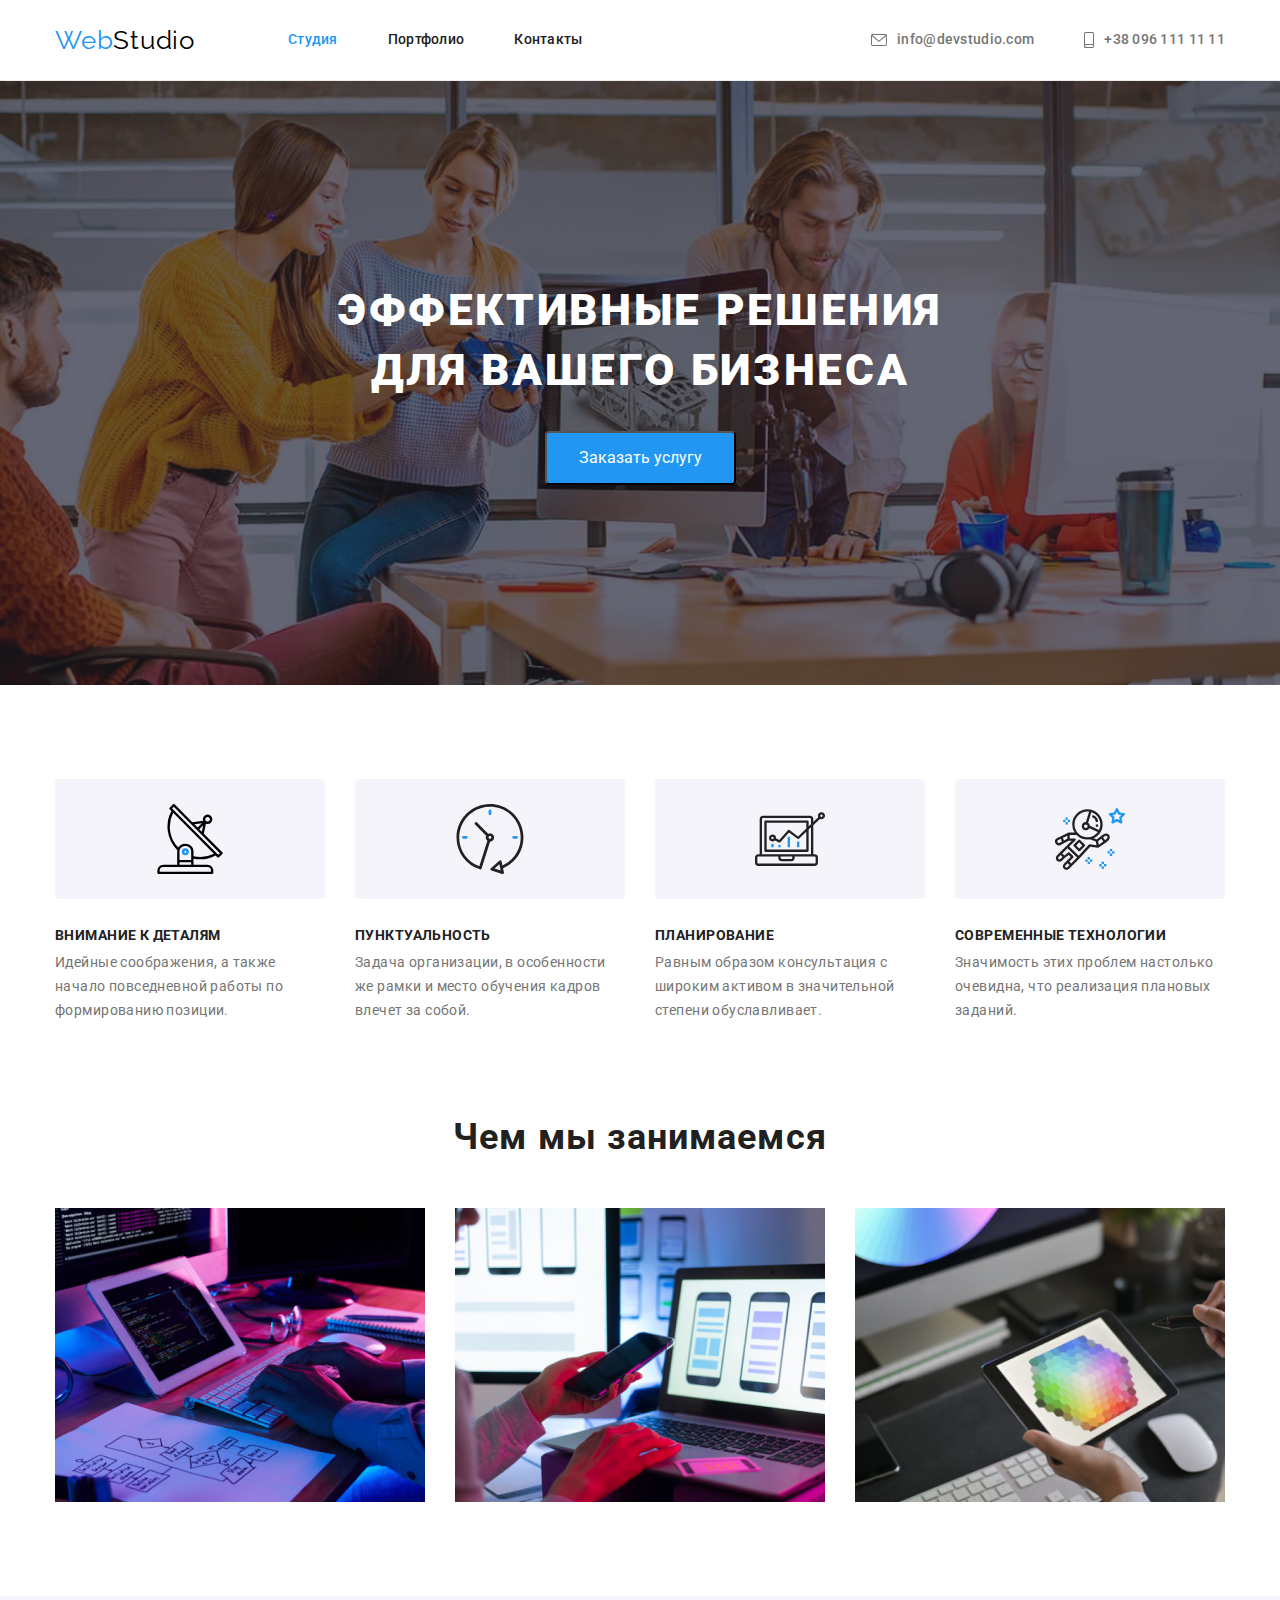
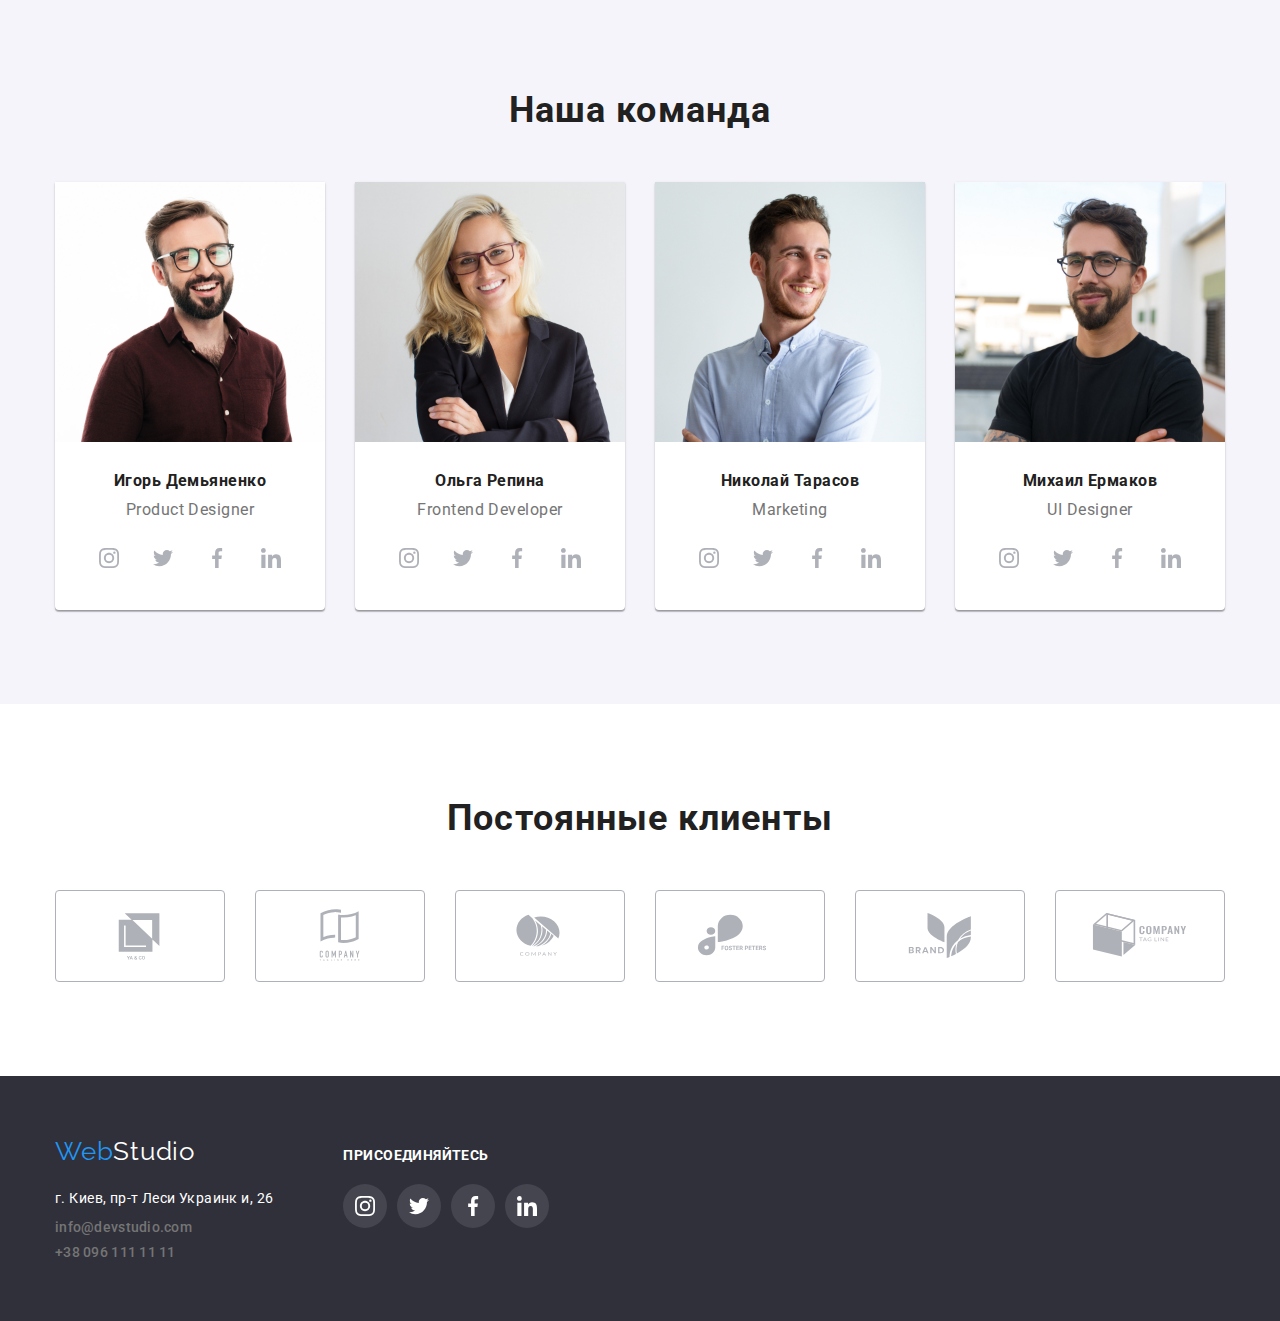
<file: index.html>
<!DOCTYPE html>
<html lang="en">
  <head>
    <meta charset="UTF-8" />
    <meta http-equiv="X-UA-Compatible" content="IE=edge" />
    <meta name="viewport" content="width=device-width, initial-scale=1.0" />
    <title>Студия</title>
    <link rel="preconnect" href="https://fonts.googleapis.com" />
    <link rel="preconnect" href="https://fonts.gstatic.com" crossorigin />
    <link
      href="https://fonts.googleapis.com/css2?family=Raleway:wght@700&family=Roboto:wght@400;500;700;900&display=swap"
      rel="stylesheet"
    />
    <link
      rel="stylesheet"
      href="https://cdnjs.cloudflare.com/ajax/libs/modern-normalize/1.1.0/modern-normalize.min.css"
    />
    <link rel="stylesheet" href="./css/styles.css" />
  </head>
  <body>
    <header class="page-header">
      <div class="container">
        <div class="page-header-wrap">
          <nav class="header-nav">
            <a class="logo-blue" href="./index.html">Web<span class="logo-black">Studio</span></a>
            <ul class="site-nav">
              <li class="site-nav-item">
                <a class="site-nav-link current" href="./index.html">Студия</a>
              </li>
              <li class="site-nav-item">
                <a class="site-nav-link" href="./portfolio.html">Портфолио</a>
              </li>
              <li class="site-nav-item"><a class="site-nav-link" href="">Контакты</a></li>
            </ul>
          </nav>
          <ul class="contacts">
            <li class="contacts-item-header">
              <a class="contacts-link" href="mailto:info@devstudio.com">
                <svg class="mail-icon">
                  <use href="./images/icons.svg#icon-envelope"></use>
                </svg>
                info@devstudio.com</a
              >
            </li>
            <li class="contacts-item-header">
              <a class="contacts-link" href="tel:+380961111111">
                <svg class="smartphone-icon">
                  <use href="./images/icons.svg#icon-smartphone"></use>
                </svg>
                +38 096 111 11 11</a
              >
            </li>
          </ul>
        </div>
      </div>
    </header>
    <main>
      <section class="hero overlay">
        <div class="container">
          <h1 class="hero-title">Эффективные решения для вашего бизнеса</h1>
          <button type="button" class="hero-button">Заказать услугу</button>
        </div>
      </section>
      <section class="section">
        <div class="container">
          <h2 class="visually-hidden">Наши преимущества</h2>
          <ul class="benefits">
            <li class="benefits-list">
              <div class="benefits-box">
                <svg class="benefits-icon" width="70px" height="70px">
                  <use href="./images/icons.svg#icon-antenna-1"></use>
                </svg>
              </div>
              <h2 class="benefits-description">ВНИМАНИЕ К ДЕТАЛЯМ</h2>
              <p class="benefits-text">
                Идейные соображения, а также начало повседневной работы по формированию позиции.
              </p>
            </li>
            <li class="benefits-list">
              <div class="benefits-box">
                <svg class="benefits-icon" width="70px" height="70px">
                  <use href="./images/icons.svg#icon-clock-1"></use>
                </svg>
              </div>
              <h2 class="benefits-description">ПУНКТУАЛЬНОСТЬ</h2>
              <p class="benefits-text">
                Задача организации, в особенности же рамки и место обучения кадров влечет за собой.
              </p>
            </li>
            <li class="benefits-list">
              <div class="benefits-box">
                <svg class="benefits-icon" width="70px" height="70px">
                  <use href="./images/icons.svg#icon-diagram-1"></use>
                </svg>
              </div>
              <h2 class="benefits-description">ПЛАНИРОВАНИЕ</h2>
              <p class="benefits-text">
                Равным образом консультация с широким активом в значительной степени обуславливает.
              </p>
            </li>
            <li class="benefits-list">
              <div class="benefits-box">
                <svg class="benefits-icon" width="70px" height="70px">
                  <use href="./images/icons.svg#icon-astronaut-1"></use>
                </svg>
              </div>
              <h2 class="benefits-description">СОВРЕМЕННЫЕ ТЕХНОЛОГИИ</h2>
              <p class="benefits-text">
                Значимость этих проблем настолько очевидна, что реализация плановых заданий.
              </p>
            </li>
          </ul>
        </div>
      </section>
      <section class="section work-section">
        <div class="container">
          <h2 class="title">Чем мы занимаемся</h2>
          <ul class="work-list">
            <li><img src="./images/img.jpg" alt="desktop with monitors" width="370" /></li>
            <li><img src="./images/box2.jpg" alt="man working on laptop" width="370" /></li>
            <li><img src="./images/box3.jpg" alt="man working on a tablet" width="370" /></li>
          </ul>
        </div>
      </section>
      <section class="section team-section">
        <div class="container">
          <h2 class="title">Наша команда</h2>
          <ul class="our-team-group">
            <li class="our-team-item">
              <img src="./images/img(4).jpg" alt="man1" width="270" />
              <div class="team-box">
                <h3 class="our-team-name">Игорь Демьяненко</h3>
                <p class="our-team-text">Product Designer</p>
                <ul class="social-net">
                  <li class="social-thumb">
                    <a href="/" class="team-social-link">
                    <svg class="team-social-logo" width="20px" height="20px">
                      <use href="./images/icons.svg#icon-instagram-2"></use>
                    </svg>
                  </a>
                  </li>
                  <li class="social-thumb">
                    <a href="/" class="team-social-link">
                    <svg class="team-social-logo" width="20px" height="20px">
                      <use href="./images/icons.svg#icon-twitter-1"></use>
                    </svg>
                  </a>
                  </li>
                  <li class="social-thumb">
                    <a href="/" class="team-social-link">
                    <svg class="team-social-logo" width="20px" height="20px">
                      <use href="./images/icons.svg#icon-facebook-1"></use>
                    </svg>
                  </a>
                  </li>
                  <li class="social-thumb">
                    <a href="/" class="team-social-link">
                    <svg class="team-social-logo" width="20px" height="20px">
                      <use href="./images/icons.svg#icon-linkedin-1"></use>
                    </svg>
                  </a>
                  </li>
                </ul>
              </div>
            </li>
            <li class="our-team-item">
              <img src="./images/img(1).jpg" alt="woman" width="270" />
              <div class="team-box">
                <h3 class="our-team-name">Ольга Репина</h3>
                <p class="our-team-text">Frontend Developer</p>
                <ul class="social-net">
                  <li class="social-thumb">
                    <a href="/" class="team-social-link">
                    <svg  class="team-social-logo" width="20px" height="20px">
                      <use href="./images/icons.svg#icon-instagram-2"></use>
                    </svg>
                  </a>
                  </li>
                  <li class="social-thumb">
                    <a href="/" class="team-social-link">
                    <svg class="team-social-logo" width="20px" height="20px">
                      <use href="./images/icons.svg#icon-twitter-1"></use>
                    </svg>
                  </a>
                  </li>
                <li class="social-thumb">
                    <a href="/" class="team-social-link">
                    <svg class="team-social-logo" width="20px" height="20px">
                      <use href="./images/icons.svg#icon-facebook-1"></use>
                    </svg>
                  </a>
                  </li>
                <li class="social-thumb">
                    <a href="/" class="team-social-link">
                    <svg class="team-social-logo" width="20px" height="20px">
                      <use href="./images/icons.svg#icon-linkedin-1"></use>
                    </svg>
                  </a>
                  </li>
                </ul>
              </div>
            </li>
            <li class="our-team-item">
              <img src="./images/img(2).jpg" alt="man2" width="270" />
              <div class="team-box">
                <h3 class="our-team-name">Николай Тарасов</h3>
                <p class="our-team-text">Marketing</p>
                <ul class="social-net">
                  <li class="social-thumb">
                      <a href="/" class="team-social-link">
                      <svg  class="team-social-logo" width="20px" height="20px">
                        <use href="./images/icons.svg#icon-instagram-2"></use>
                      </svg>
                    </a>
                    </li>
                  <li class="social-thumb">
                      <a href="/" class="team-social-link">
                      <svg class="team-social-logo" width="20px" height="20px">
                        <use href="./images/icons.svg#icon-twitter-1"></use>
                      </svg>
                    </a>
                    </li>
                  <li class="social-thumb">
                      <a href="/" class="team-social-link">
                      <svg class="team-social-logo" width="20px" height="20px">
                        <use href="./images/icons.svg#icon-facebook-1"></use>
                      </svg>
                    </a>
                    </li>
                  <li class="social-thumb">
                      <a href="/" class="team-social-link">
                      <svg class="team-social-logo" width="20px" height="20px">
                        <use href="./images/icons.svg#icon-linkedin-1"></use>
                      </svg>
                    </a>
                    </li>
                </ul>
              </div>
            </li>
            <li class="our-team-item">
              <img src="./images/img(3).jpg" alt="man3" width="270" />
              <div class="team-box">
                <h3 class="our-team-name">Михаил Ермаков</h3>
                <p class="our-team-text">UI Designer</p>
                <ul class="social-net">
                  <li class="social-thumb">
                      <a href="/" class="team-social-link">
                      <svg  class="team-social-logo" width="20px" height="20px">
                        <use href="./images/icons.svg#icon-instagram-2"></use>
                      </svg>
                    </a>
                    </li>
                  <li class="social-thumb">
                      <a href="/" class="team-social-link">
                      <svg class="team-social-logo" width="20px" height="20px">
                        <use href="./images/icons.svg#icon-twitter-1"></use>
                      </svg>
                    </a>
                    </li>
                  <li class="social-thumb">
                      <a href="/" class="team-social-link">
                      <svg class="team-social-logo" width="20px" height="20px">
                        <use href="./images/icons.svg#icon-facebook-1"></use>
                      </svg>
                    </a>
                    </li>
                  <li class="social-thumb">
                      <a href="/" class="team-social-link">
                      <svg class="team-social-logo" width="20px" height="20px">
                        <use href="./images/icons.svg#icon-linkedin-1"></use>
                      </svg>
                    </a>
                    </li>
                </ul>
              </div>
            </li>
          </ul>
        </div>
      </section>
      <section class="section">
        <div class="container">
          <h2 class="clients-title">Постоянные клиенты</h2>
          <ul class="actions">
            <li class="button-list">
              <a href="/" class="button-icon-link">
                <svg class="client-logo" width="106px" height="60px">
                  <use href="./images/icons.svg#icon-Logo1"></use>
                </svg>
              </a>
            </li>
            <li class="button-list">
              <a href="/" class="button-icon-link">
                <svg class="client-logo" width="106px" height="60px">
                  <use href="./images/icons.svg#icon-Logo2"></use>
                </svg>
              </a>
            </li>
            <li class="button-list">
              <a href="/" class="button-icon-link">
                <svg class="client-logo" width="106px" height="60px">
                  <use href="./images/icons.svg#icon-Logo3"></use>
                </svg>
              </a>
            </li>
            <li class="button-list">
              <a href="/" class="button-icon-link">
                <svg class="client-logo" width="106px" height="60px">
                  <use href="./images/icons.svg#icon-Logo4"></use>
                </svg>
              </a>
            </li>
            <li class="button-list">
              <a href="/" class="button-icon-link">
                <svg class="client-logo" width="106px" height="60px">
                  <use href="./images/icons.svg#icon-Logo5"></use>
                </svg>
              </a>
            </li>
            <li class="button-list">
              <a href="/" class="button-icon-link">
                <svg class="client-logo" width="106px" height="60px">
                  <use href="./images/icons.svg#icon-Logo6"></use>
                </svg>
              </a>
            </li>
          </ul>
        </div>
      </section>
    </main>
    <footer class="footer">
      <div class="container footer-box">
        <div class="footer-block">
          <a class="logo-blue" href="./index.html">Web<span class="logo-white">Studio</span></a>
          <address class="address-footer">
            <ul>
              <li class="address">
                <a
                  class="physical-address"
                  href="https://goo.gl/maps/qtffMmHQQ2Dqw3Dh6"
                  target="blank"
                  >г. Киев, пр-т Леси Украинк и, 26</a
                >
              </li>
              <li class="contacts-item">
                <a class="contacts-link-footer" href="mailto:info@devstudio.com"
                  >info@devstudio.com</a
                >
              </li>
              <li class="contacts-item">
                <a class="contacts-link-footer" href="tel:+380961111111">+38 096 111 11 11</a>
              </li>
            </ul>
          </address>
        </div>
        <div class="join-box">
          <p class="join-text">ПРИСОЕДИНЯЙТЕСЬ</p>
          <ul class="actions-footer">
            <li class="footer-social-box">
              <a class="footer-social-link" href="/">
              <svg class="social-icon" width="20px" height="20px">
                <use href="./images/icons.svg#icon-instagram-2"></use>
              </svg>
            </a>
            </li>
          <li class="footer-social-box">
              <a class="footer-social-link" href="/">
              <svg class="social-icon" width="20px" height="20px">
                <use href="./images/icons.svg#icon-twitter-1"></use>
              </svg>
            </a>
            </li> 
          <li class="footer-social-box">
              <a class="footer-social-link" href="/">
              <svg class="social-icon" width="20px" height="20px">
                <use href="./images/icons.svg#icon-facebook-1"></use>
              </svg>
            </a>
            </li>
          <li class="footer-social-box">
              <a class="footer-social-link" href="/">
              <svg class="social-icon" width="20px" height="20px">
                <use href="./images/icons.svg#icon-linkedin-1"></use>
              </svg>
            </a>
            </li>
          </ul>
        </div>
      </div>
    </footer>
  </body>
</html>
</file>
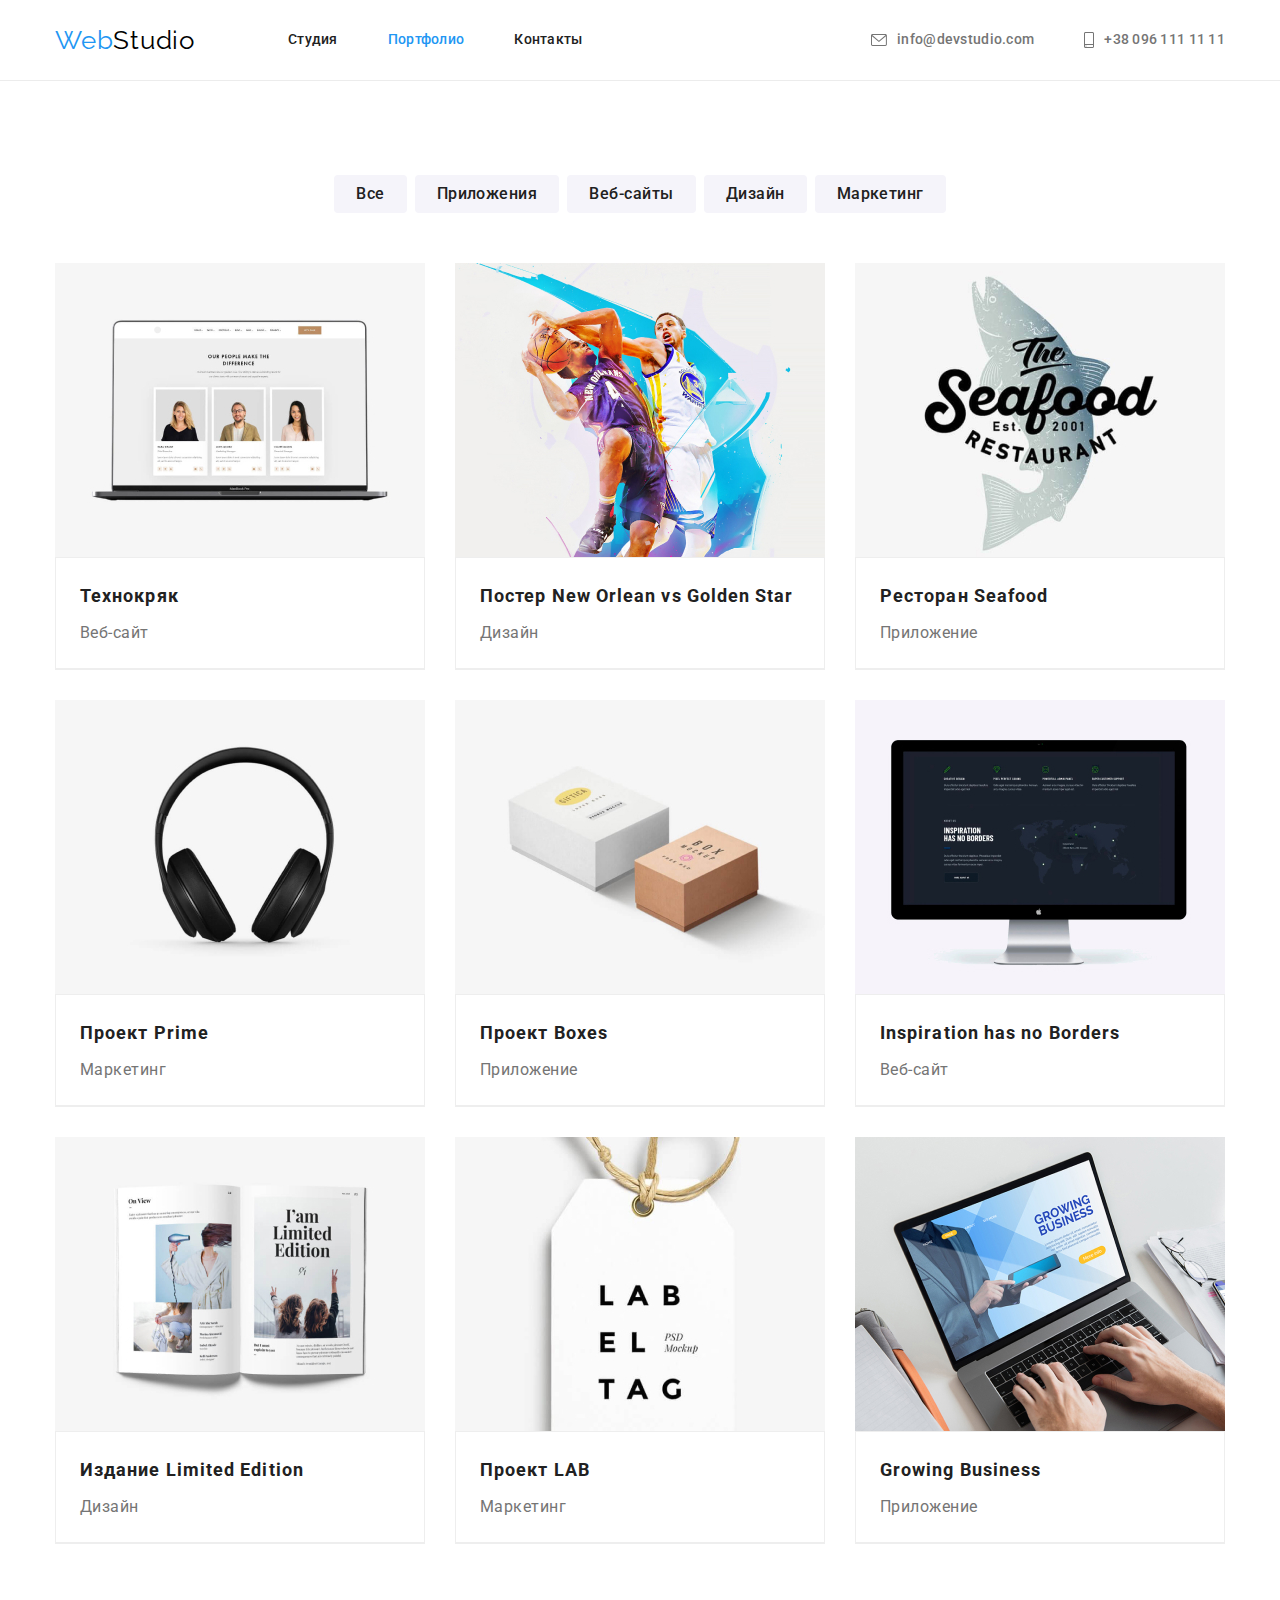
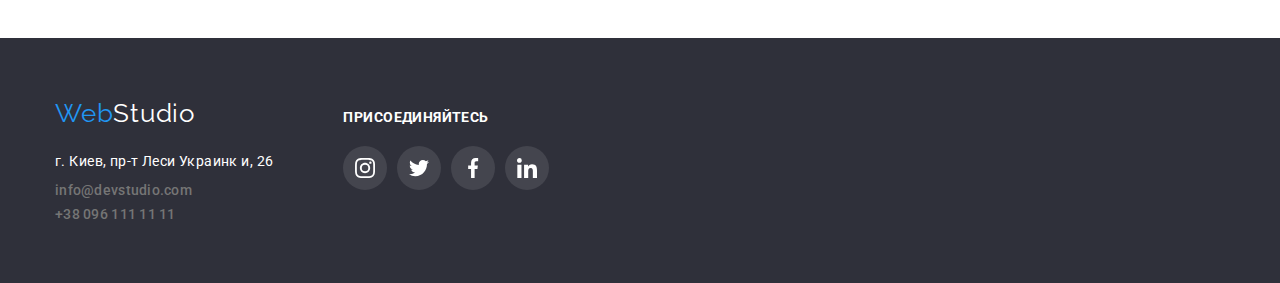
<file: portfolio.html>
<!DOCTYPE html>
<html lang="en">
  <head>
    <meta charset="UTF-8" />
    <meta http-equiv="X-UA-Compatible" content="IE=edge" />
    <meta name="viewport" content="width=device-width, initial-scale=1.0" />
    <title>Портфолио</title>
    <link rel="preconnect" href="https://fonts.googleapis.com" />
    <link rel="preconnect" href="https://fonts.gstatic.com" crossorigin />
    <link
      href="https://fonts.googleapis.com/css2?family=Raleway:wght@700&family=Roboto:wght@400;500;700;900&display=swap"
      rel="stylesheet"
    />
    <link
      rel="stylesheet"
      href="https://cdnjs.cloudflare.com/ajax/libs/modern-normalize/1.1.0/modern-normalize.min.css"
    />
    <link rel="stylesheet" href="./css/styles.css" />
  </head>
  <body>
    <header class="page-header">
      <div class="container">
        <div class="page-header-wrap">
          <nav class="header-nav">
            <a class="logo-blue" href="./index.html">Web<span class="logo-black">Studio</span></a>
            <ul class="site-nav">
              <li class="site-nav-item">
                <a class="site-nav-link" href="./index.html">Студия</a>
              </li>
              <li class="site-nav-item">
                <a class="site-nav-link current" href="./portfolio.html">Портфолио</a>
              </li>
              <li class="site-nav-item"><a class="site-nav-link" href="">Контакты</a></li>
            </ul>
          </nav>
          <ul class="contacts">
            <li class="contacts-item-header">
              <a class="contacts-link" href="mailto:info@devstudio.com"><svg class="mail-icon">
                <use href="./images/icons.svg#icon-envelope"></use>
              </svg>info@devstudio.com</a>
            </li>
            <li class="contacts-item-header">
              <a class="contacts-link" href="tel:+380961111111"><svg class="smartphone-icon">
                <use href="./images/icons.svg#icon-smartphone"></use>
              </svg>+38 096 111 11 11</a>
            </li>
          </ul>
        </div>
      </div>
    </header>
    <main>
      <section class="section">
        <div class="container">
          <h1 class="visually-hidden">Проекты WebStudio</h1>
          <ul class="filter">
            <li class="filter-item"><button type="button" class="filter-button">Все</button></li>
            <li class="filter-item">
              <button type="button" class="filter-button">Приложения</button>
            </li>
            <li class="filter-item">
              <button type="button" class="filter-button">Веб-сайты</button>
            </li>
            <li class="filter-item"><button type="button" class="filter-button">Дизайн</button></li>
            <li class="filter-item">
              <button type="button" class="filter-button">Маркетинг</button>
            </li>
          </ul>
          <ul class="projects-group">
            <li class="progect-box">
              <a class="project-link" href="/">
              <img src="./images/technokreck.jpg" alt="notebook" width="370" />
              <div class="project-title-box">
                <h2 class="progect-title">Технокряк</h2>
                <p class="project-text">Веб-сайт</p>
              </div>
            </a>
            </li>
            <li class="progect-box">
            <a class="project-link" href="/">
              <img src="./images/New-Orlean-vs-Golden-Star.jpg"
                alt="two men playing basketball"
                width="370" />
              <div class="project-title-box">
                <h2 class="progect-title">Постер New Orlean vs Golden Star</h2>
                <p class="project-text">Дизайн</p>
              </div>
            </a>
            </li>
            <li class="progect-box">
              <a class="project-link" href="/">
              <img src="./images/Seafood.jpg" alt="restaurant logo" width="370" />
              <div class="project-title-box">
                <h2 class="progect-title">Ресторан Seafood</h2>
                <p class="project-text">Приложение</p>
              </div>
            </a>
            </li>
            <li class="progect-box">
              <a class="project-link" href="/">
              <img src="./images/Prime.jpg" alt="headphone" width="370" />
              <div class="project-title-box">
                <h2 class="progect-title">Проект Prime</h2>
                <p class="project-text">Маркетинг</p>
              </div>
            </a>
            </li>
            <li class="progect-box">
              <a class="project-link" href="/">
              <img src="./images/Boxes.jpg" alt="two boxes" width="370" />
              <div class="project-title-box">
                <h2 class="progect-title">Проект Boxes</h2>
                <p class="project-text">Приложение</p>
              </div>
            </a>
            </li>
            <li class="progect-box">
              <a class="project-link" href="/">
              <img src="./images/Inspiration-has-no-Borders.jpg" alt="monitor" width="370" />
              <div class="project-title-box">
                <h2 class="progect-title">Inspiration has no Borders</h2>
                <p class="project-text">Веб-сайт</p>
              </div>
            </a>
            </li>
            <li class="progect-box">
              <a class="project-link" href="/">
              <img src="./images/Limited-Edition.jpg" alt="open book" width="370" />
              <div class="project-title-box">
                <h2 class="progect-title">Издание Limited Edition</h2>
                <p class="project-text">Дизайн</p>
              </div>
            </a>
            </li>
            <li class="progect-box">
              <a class="project-link" href="/">
              <img src="./images/LAB.jpg" alt="tag with the inscription" width="370" />
              <div class="project-title-box">
                <h2 class="progect-title">Проект LAB</h2>
                <p class="project-text">Маркетинг</p>
              </div>
            </a>
            </li>
            <li class="progect-box">
              <a class="project-link" href="/">
              <img src="./images/Growing-Business.jpg" alt="man working on laptop" width="370" />
              <div class="project-title-box">
                <h2 class="progect-title">Growing Business</h2>
                <p class="project-text">Приложение</p>
              </div>
            </a>
            </li>
          </ul>
        </div>
      </section>
    </main>
    <footer class="footer">
      <div class="container footer-box">
        <div class="footer-block">
          <a class="logo-blue" href="./index.html">Web<span class="logo-white">Studio</span></a>
          <address class="address-footer">
            <ul>
              <li class="address">
                <a
                  class="physical-address"
                  href="https://goo.gl/maps/qtffMmHQQ2Dqw3Dh6"
                  target="blank"
                  >г. Киев, пр-т Леси Украинк и, 26</a
                >
              </li>
              <li class="contacts-item">
                <a class="contacts-link-footer" href="mailto:info@devstudio.com"
                  >info@devstudio.com</a
                >
              </li>
              <li class="contacts-item">
                <a class="contacts-link-footer" href="tel:+380961111111">+38 096 111 11 11</a>
              </li>
            </ul>
          </address>
        </div>
        <div class="join-box">
          <p class="join-text">ПРИСОЕДИНЯЙТЕСЬ</p>
          <ul class="actions-footer">
            <li class="footer-social-box">
              <a class="footer-social-link" href="/">
              <svg class="social-icon" width="20px" height="20px">
                <use href="./images/icons.svg#icon-instagram-2"></use>
              </svg>
            </a>
            </li>
          <li class="footer-social-box">
              <a class="footer-social-link" href="/">
              <svg class="social-icon" width="20px" height="20px">
                <use href="./images/icons.svg#icon-twitter-1"></use>
              </svg>
            </a>
            </li> 
          <li class="footer-social-box">
              <a class="footer-social-link" href="/">
              <svg class="social-icon" width="20px" height="20px">
                <use href="./images/icons.svg#icon-facebook-1"></use>
              </svg>
            </a>
            </li>
          <li class="footer-social-box">
              <a class="footer-social-link" href="/">
              <svg class="social-icon" width="20px" height="20px">
                <use href="./images/icons.svg#icon-linkedin-1"></use>
              </svg>
            </a>
            </li>
          </ul>
        </div>
      </div>
    </footer>
  </body>
</html>
</file>
<file: css/styles.css>
:root {
  --primary-background-color: #ffffff;
  --hero-gackground-color: #2f303a;
  --primary-text-color: #212121;
  --secondary-text-color: #757575;
  --tertiary-text-color: #ffffff;
  --logo-secondary-color: #000000;
  --accent-color: #2196f3;
  --button-background-color: #f5f4fa;
  --footer-background-color: #2f303a;
}

body {
  font-family: 'Roboto', sans-serif;
  font-size: 14px;
  line-height: 1.71;
  letter-spacing: 0.03em;
  background-color: var(--primary-background-color);
  color: var(--primary-text-color);
}

h1,
h2,
h3,
h4,
p,
ul {
  margin: 0;
}

ul {
  list-style: none;
  padding: 0;
}

a {
  text-decoration: none;
}

img {
  display: block;
  max-width: 100%;
  height: auto;
}

.visually-hidden {
  position: absolute;
  clip: rect(0 0 0 0);
  width: 1px;
  height: 1px;
  margin: -1px;
  border: 0;
  padding: 0;
  overflow: hidden;
}

.section {
  padding: 94px 0px;
}

.container {
  width: 1200px;
  padding-left: 15px;
  padding-right: 15px;
  margin-left: auto;
  margin-right: auto;
}

.title {
  font-size: 36px;
  line-height: 1.16;
  letter-spacing: 0.03em;
  text-align: center;

  margin: 0px 0px 50px 0px;
}

/* Header */

.page-header {
  background: #ffffff;
  border-bottom: 1px solid #ececec;
}

.page-header-wrap {
  display: flex;
  align-items: center;
  justify-content: space-between;
}

.header-nav {
  display: flex;
  align-items: center;
}

/* logo */
.logo-blue {
  color: var(--accent-color);

  font-family: 'Raleway', sans-serif;
  font-size: 26px;
  line-height: 1.19;
  letter-spacing: 0.03em;

  outline: none;
  display: inline-block;
}

.logo-black {
  font-family: 'Raleway', sans-serif;
  color: var(--logo-secondary-color);
  font-size: 26px;
  line-height: 1.19;
  letter-spacing: 0.03em;
}

.logo-white {
  font-family: 'Raleway', sans-serif;
  color: var(--tertiary-text-color);
  font-size: 26px;
  line-height: 1.19;
  letter-spacing: 0.03em;
}

/* nav links */

.site-nav {
  display: flex;
  margin-left: 93px;
}

.site-nav-item {
  font-weight: 500;
  font-size: 14px;
  line-height: 1.14;
  letter-spacing: 0.02em;
  color: var(--primary-text-color);
}

.site-nav-item:not(:first-child) {
  margin-left: 50px;
}

.site-nav-link {
  display: block;
  font-weight: 500;
  font-size: 14px;
  line-height: 1.14;
  letter-spacing: 0.02em;
  color: var(--primary-text-color);
  padding: 32px 0;
}

.current {
  color: var(--accent-color);
}

.site-nav-link:hover,
.site-nav-link:focus {
  color: var(--accent-color);
}

.contacts {
  display: flex;
  align-items: center;
  color: var(--tertiary-text-color);
}

.contacts-item {
  color: var(--secondary-text-color);
  font-style: normal;
  font-weight: 500;
  font-size: 14px;
  line-height: 1.14;
  letter-spacing: 0.02em;
}


.contacts-item-header:not(:first-child) {
  margin-left: 50px;
}

.mail-icon {
  width: 16px;
  height: 12px;
  margin-right: 10px;
  fill: currentColor;
}

.smartphone-icon {
  width: 10px;
  height: 16px;
  margin-right: 10px;
  fill: currentColor;
}

.contacts-link {
  color: var(--secondary-text-color);
  padding: 32px 0;
  font-size: 14px;
  line-height: 1.4px;
  letter-spacing: 0.02em;
  display: flex;
  align-items: center;
  font-weight: 500;
}

.contacts-link:hover,
.contacts-link:focus {
  color: var(--accent-color);
}

.mail-icon:hover 
.mail-icon:focus {
  fill: var(--accent-color);
}

.smartphone-icon:hover 
.smartphone-icon:focus {
  fill: var(--accent-color);
}

/* hero */
.hero {
  padding: 200px 0;
  background: var(--hero-gackground-color);
  text-align: center;
}

.overlay {
  max-width: 1600px;
  min-height: 600px;
  margin-left: auto;
  margin-right: auto;
  background-image: linear-gradient(to right, rgba(47, 48, 58, 0.4), rgba(47, 48, 58, 0.4)),
  url(../images/hero-img.jpg);
  background-repeat: no-repeat;
  background-position: center;
  background-size: cover;
}

.hero-title {
  width: 696px;
  margin: 0 auto;
  font-weight: 900;
  font-size: 44px;
  line-height: 1.36;
  letter-spacing: 0.06em;
  text-transform: uppercase;
  color: var(--tertiary-text-color);
}

.hero-button {
  font-size: 16px;
  line-height: 1.87;

  color: var(--tertiary-text-color);
  background: var(--accent-color);

  cursor: pointer;
  box-shadow: 0px 4px 4px rgba(0, 0, 0, 0.15);

  border-radius: 4px;
  padding: 10px 32px;
  margin-top: 30px;
}

/* benefits */

.benefits {
  display: flex;
}

.benefits-list {
  width: 270px;
}

.benefits-list:not(:last-child) {
  margin-right: 30px;
}

.benefits-box {
  display: flex;
  align-items: center;
  justify-content: center;
  margin-bottom: 30px;
  width: 270px;
  height: 120px;
  background-color: #f5f4fa;
  border-radius: 4px;
}

.benefits-description {
  font-weight: bold;
  font-size: 14px;
  line-height: 0.87;
  letter-spacing: 0.03em;
  margin: 0px 0px 10px 0px;
}

.benefits-text {
  font-size: 14px;
  line-height: 1.71;
  letter-spacing: 0.03em;
  color: var(--secondary-text-color);
}

/* What we do */

.work {
  margin: 0px 0px 50px 0px;
  font-size: 36px;
  line-height: 1.16;
  letter-spacing: 0.03em;
  text-align: center;
}
.work-list {
  display: flex;
  justify-content: space-between;
}

.work-section {
  padding-top: 0;
}

/* our team */
.team-section {
  background-color: #f5f4fa;
}

.our-team-group {
  display: flex;
}

.our-team-item {
  background: #ffffff;
  box-shadow: 0px 1px 3px rgba(0, 0, 0, 0.12), 0px 1px 1px rgba(0, 0, 0, 0.14),
   0px 2px 1px rgba(0, 0, 0, 0.2);
  border-radius: 0px 0px 4px 4px;
}

.our-team-item:not(:last-child) {
  margin-right: 30px;
}

.our-team-name {
  font-size: 16px;
  line-height: 1.18;
  letter-spacing: 0.03em;
  margin: 0px 0px 10px 0px;
}

.our-team-text {
  font-size: 16px;
  line-height: 1.18;
  letter-spacing: 0.03em;
  color: var(--secondary-text-color);
}

.team-box {
  padding: 30px 0;
  text-align: center;
}

.social-net {
  display: flex;
  justify-content: center;
  width: 270px;
  margin-top: 16px;
}

.social-thumb {
  width: 44px;
  height: 44px;
}

.social-thumb + .social-thumb {
  margin-left: 10px;
}

 

.team-social-link {
width: 100%;
height: 100%;
border-radius: 50%;
display: flex;
align-items: center;
justify-content: center;
color: #AFB1B8;
}

.team-social-link {
  fill: currentColor;
}

.team-social-link:hover, 
.team-social-link:focus {
fill: #FFFFFF;
background-color: var(--accent-color);



}

.team-social-icon {
  fill: #AFB1B8;
}


/* WebStudio's projects */

.filter {
  display: flex;
  margin-bottom: 50px;
  justify-content: center;
}

.filter-button {
  border: transparent;
  font-weight: 500;
  font-size: 16px;
  line-height: 1.62;
  letter-spacing: 0.03em;

  background-color: var(--button-background-color);
  color: var(--primary-text-color);

  cursor: pointer;
  border-radius: 4px;
  padding: 6px 22px;
  
}

.filter-item:not(:last-child) {
  margin-right: 8px;
}

.filter-button:hover,
.filter-button:focus {
  background-color: var(--accent-color);
  font-weight: 500;
  font-size: 16px;
  line-height: 1.62;
  letter-spacing: 0.03em;
  color: var(--tertiary-text-color);
  box-shadow: 0px 3px 1px rgba(0, 0, 0, 0.1), 0px 1px 2px rgba(0, 0, 0, 0.08), 0px 2px 2px rgba(0, 0, 0, 0.12);
}

.projects-group {
  display: flex;
  flex-wrap: wrap;
  margin: -15px;
}

.project-link {
display: block;
}

.project-link:focus, 
.project-link:hover {
  box-shadow: 0px 1px 1px rgba(0, 0, 0, 0.12), 0px 4px 4px rgba(0, 0, 0, 0.06), 1px 4px 6px rgba(0, 0, 0, 0.16);
}

.progect-box {
  margin: 15px;
  border-bottom: 1px solid #eeeeee;
}

.progect-title {
  font-size: 18px;
  line-height: 2;
  letter-spacing: 0.06em;

  color: var(--primary-text-color);

  margin-bottom: 4px;
}

.project-title-box {
  padding: 20px 24px;
  border: 1px solid #eeeeee;
}

.project-text {
  font-size: 16px;
  line-height: 1.87;
  letter-spacing: 0.03em;
  color: var(--secondary-text-color);
}

/* Clients */

.clients-title {
  font-size: 36px;
  line-height: 1.16;
  text-align: center;
  letter-spacing: 0.03em;
}

.actions {
  display: flex;
  justify-content: space-between;
  margin-top: 50px;
}

.button-icon-link  {
  width: 170px;
  height: 92px;
  border: 1px solid #afb1b8;
  border-radius: 4px;
  display: flex;
  align-items: center;
  justify-content: center;
  fill: #AFB1B8;
}

.button-icon-link:hover,
.button-icon-link:focus {
  border-color: var(--accent-color);
  fill: var(--accent-color);
}

/* .client-logo {
  width: 100%;
  height: 100%;
  padding: 16px 32px
} */

/* .client-logo:hover,
.client-logo:focus {
 fill: var(--accent-color);
} */

/* footer */

.footer {
  padding: 60px 0;
  background: var(--footer-background-color);
}

.address-footer {
  margin-top: 20px;
}

.physical-address {
  font-style: normal;
  font-size: 14px;
  line-height: 1.71;
  letter-spacing: 0.03em;
  color: var(--tertiary-text-color);
}

.address {
  margin: 0px 0px 9px 0px;
}

.contacts-item:not(:last-child) {
  margin: 0px 0px 9px 0px;
}

.physical-address:hover,
.physical-address:focus {
  color: var(--accent-color);
}

.contacts-link-footer {
  margin-bottom: 9px;
  color: var(--secondary-text-color);
}

.contacts-link-footer:hover,
.contacts-link-footer:focus {
  color: var(--accent-color);
}

.footer-block {
  display: block;
}

.footer-box {
  display: flex;
  align-items: baseline;
}

.join-box {
  margin-left: 70px;
}

.join-text {
  font-weight: 700;
  font-size: 14px;
  line-height: 1.14;
  letter-spacing: 0.03em;
  text-transform: uppercase;
  color: #ffffff;
}

.social-icon {
  fill: #ffffff;
}

.actions-footer {
  display: flex;
  justify-content: space-between;
  margin-top: 20px;
}

.footer-social-box {
  width: 44px;
  height: 44px;
}

.footer-social-link {
  width: 100%;
  height: 100%;
  background: rgba(255, 255, 255, 0.1);
  border-radius: 50%;
  display: flex;
  align-items: center;
  justify-content: center;
  color: #ffffff;}

.footer-social-box + .footer-social-box {
  margin-left: 10px;
}


.footer-social-link:hover, 
.footer-social-link:focus {
  background: var(--accent-color);
  border-radius: 50%;
}



/* .social-icon {
  fill: #FFFFFF;
  display: flex;
} */
</file>
